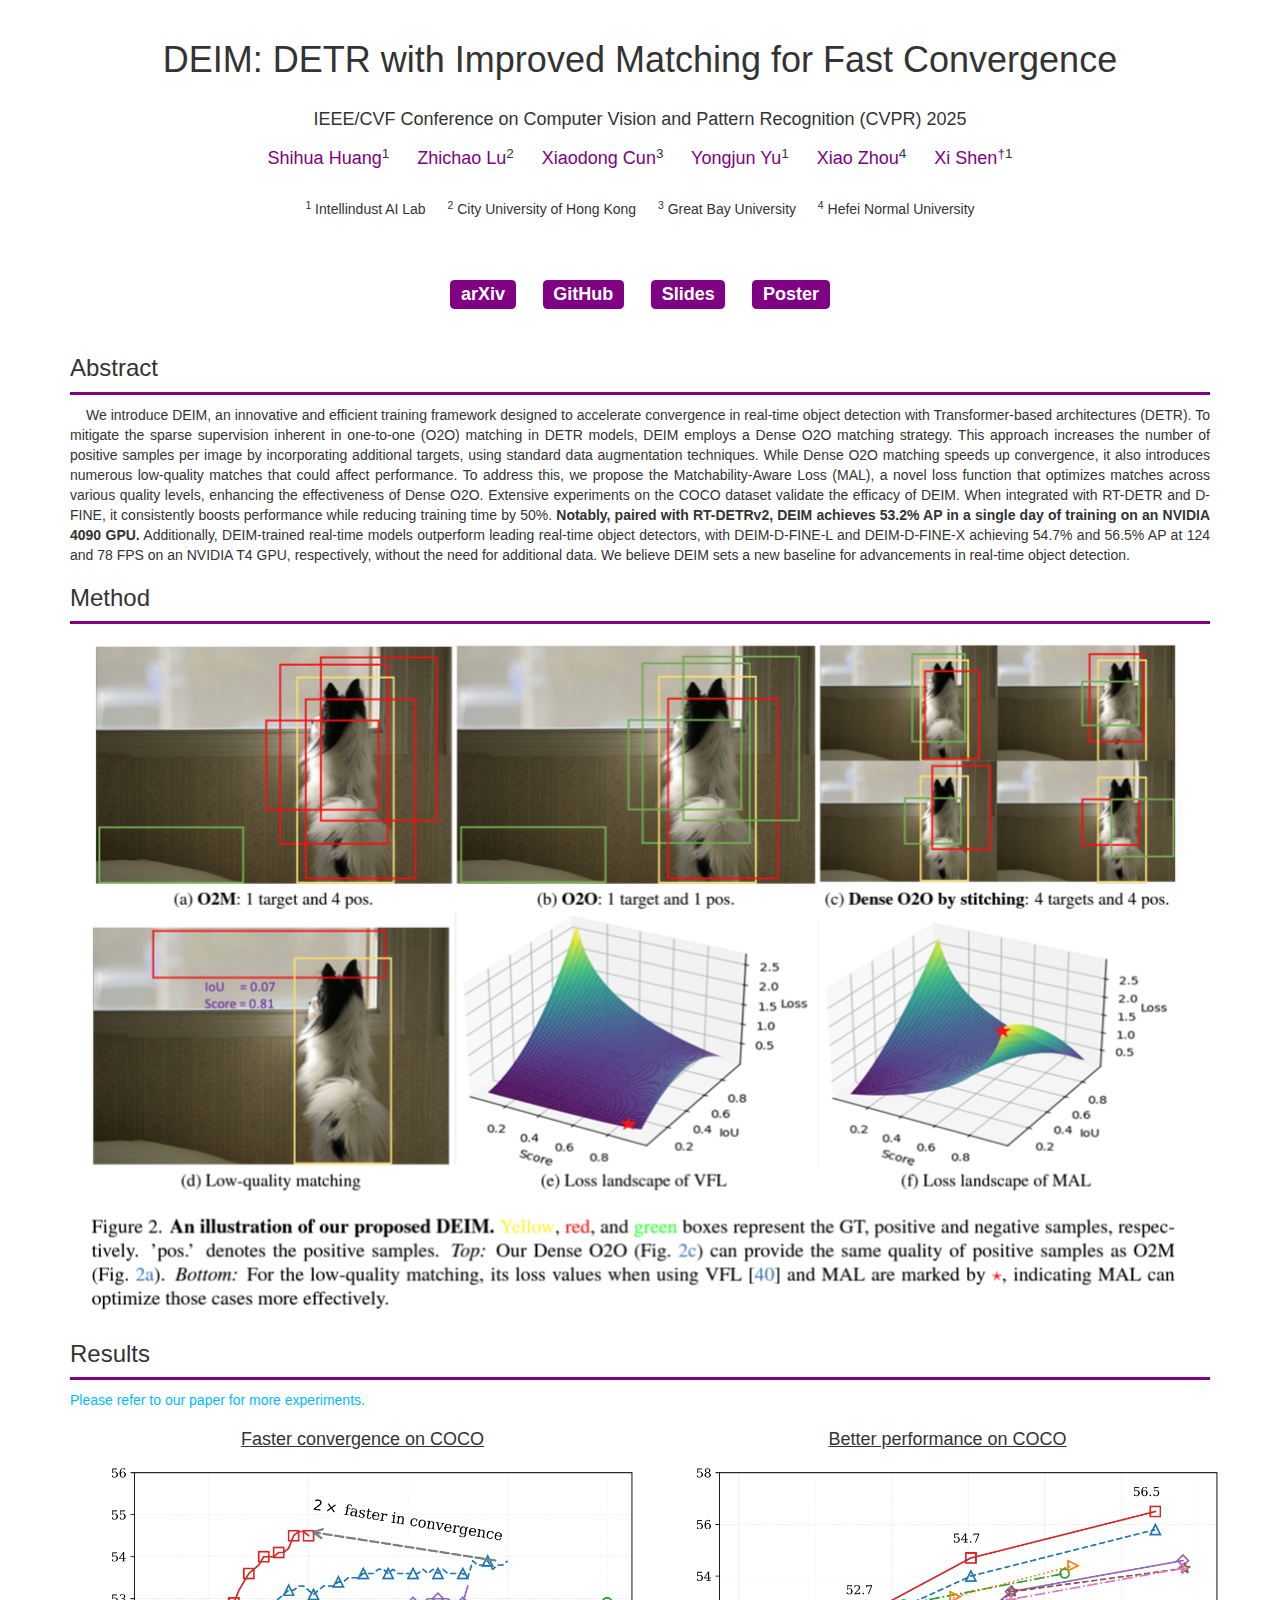
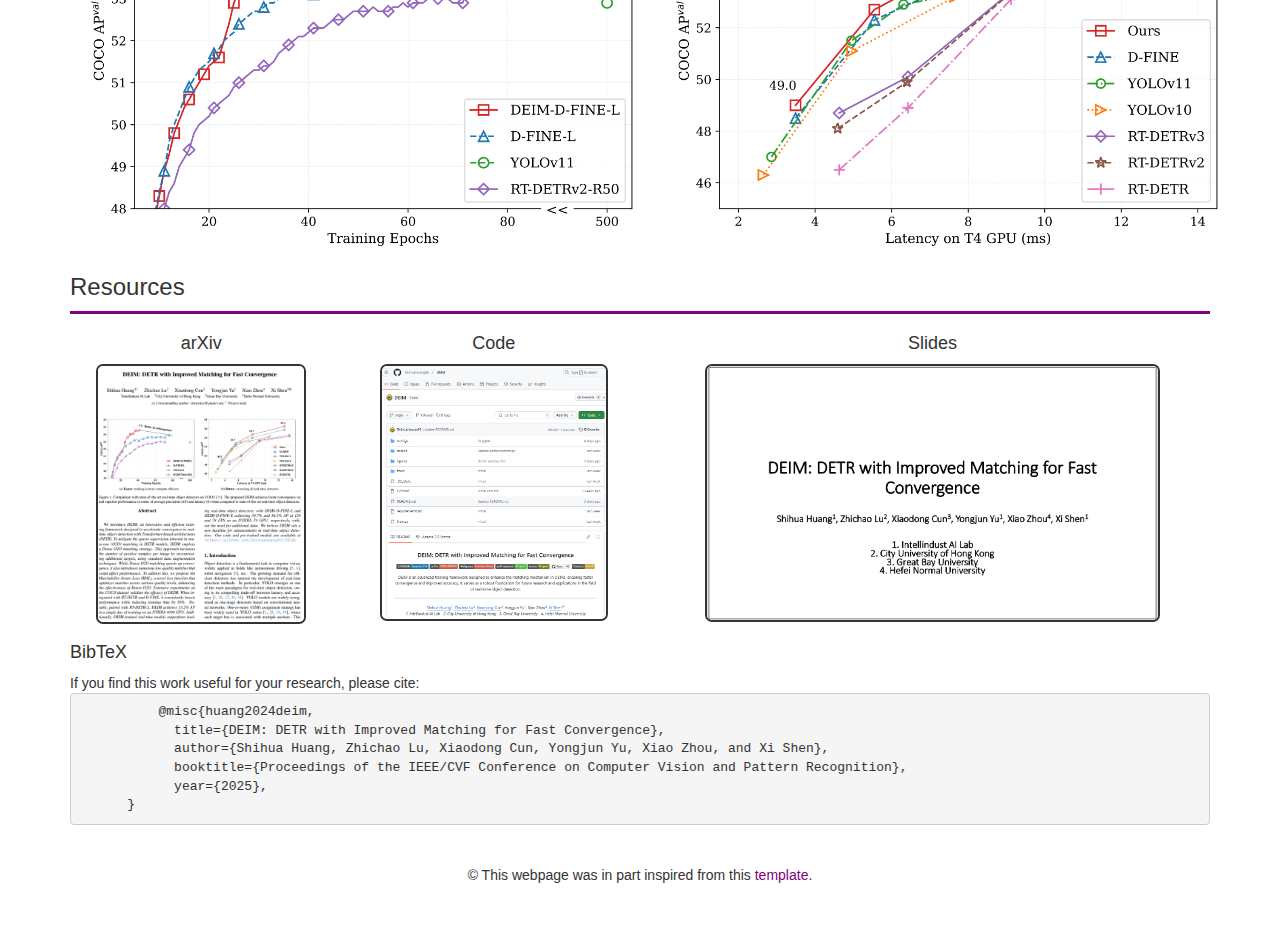
<file: DEIM/index.html>
<!DOCTYPE html>
<html lang="en">
<head>
  <title>DEIM</title>
  <meta name="description" content="DEIM: DETR with Improved Matching for Fast Convergence">
  <meta name="viewport" content="width=device-width, initial-scale=1, user-scalable=yes">
  <meta charset="utf-8">

  <!--Facebook preview-->
  <meta property="og:image" content="https://imagine.enpc.fr/~monniert/DTIClustering/thumbnail.png">
  <meta property="og:image:type" content="image/png">
  <meta property="og:image:width" content="600">
  <meta property="og:image:height" content="400">
  <meta property="og:type" content="website"/>
  <meta property="og:url" content="https://www.shihuahuang.cn/DEIM/"/>
  <meta property="og:title" content="DEIM"/>
  <meta property="og:description" content="Project page for DEIM: DETR with Improved Matching for Fast Convergence."/>

  <!--Twitter preview-->
  <meta name="twitter:card" content="summary_large_image" />
  <meta name="twitter:title" content="DEIM" />
  <meta name="twitter:description" content="Project page for DEIM: DETR with Improved Matching for Fast Convergence."/>
  <meta name="twitter:image" content="https://imagine.enpc.fr/~monniert/DTIClustering/thumbnail_twitter.png">

  <!--Style-->
  <link rel="stylesheet" href="https://maxcdn.bootstrapcdn.com/bootstrap/3.4.1/css/bootstrap.min.css">
  <link rel="stylesheet" href="https://cdnjs.cloudflare.com/ajax/libs/font-awesome/4.7.0/css/font-awesome.min.css">
  <link href="style.css" rel="stylesheet">
  <script src="https://ajax.googleapis.com/ajax/libs/jquery/3.4.1/jquery.min.js"></script>
  <script src="https://maxcdn.bootstrapcdn.com/bootstrap/3.4.1/js/bootstrap.min.js"></script>

</head>
<body>

<div class="container" style="text-align:center; padding:2rem 15px">
  <div class="row" style="text-align:center">
    <h1>DEIM: DETR with Improved Matching for Fast Convergence</h1>
  </div>
  <div class="row" style="text-align:center">
    <h4>IEEE/CVF Conference on Computer Vision and Pattern Recognition (CVPR) 2025
    </h4>
  </div>
  <div class="row" style="text-align:center">
    <div class="col-xs-0 col-md-2"></div>
    <div class="col-xs-12 col-md-8">
      <h4>
        <a href="http://www.shihuahuang.cn/"><nobr>Shihua Huang</nobr></a><sup>1</sup> &emsp;
        <a href="https://scholar.google.com/citations?user=tIFWBcQAAAAJ&hl=en"><nobr>Zhichao Lu<sup></sup></nobr></a><sup>2</sup> &emsp;
        <a href="https://vinthony.github.io/academic/"><nobr>Xiaodong Cun<sup></sup></nobr></a><sup>3</sup> &emsp;
        <a href=""><nobr>Yongjun Yu</nobr></a><sup>1</sup> &emsp;
        <a href=""><nobr>Xiao Zhou</nobr></a><sup>4</sup> &emsp;
        <a href="https://xishen0220.github.io/"><nobr>Xi Shen<sup>&dagger;</sup></nobr></a><sup>1</sup> &emsp;

      </h4>
      <sup>1</sup>  Intellindust AI Lab &emsp;
      <sup>2</sup> City University of Hong Kong &emsp;
      <sup>3</sup> Great Bay University &emsp;
      <sup>4</sup> Hefei Normal University
      
    </div>
  </div>
</div>


<!-- <div style="display: flex; justify-content: center; align-items: center;">
  <h3 style="text-align:center; padding-top:1rem">
    <a class="label label-info" href="https://arxiv.org/abs/2412.04234">arXiv</a>
    <a class="label label-info" href="https://github.com/ShihuaHuang95/DEIM">GitHub</a>
    <a class="label label-info" href="resrc/DEIM-Slides.pdf">Slides</a>
    <a class="label label-info" href="resrc/CVPR2025_DEIM_poster.pdf">Poster</a>
    
  </h3>
</div> -->

<div class="container">
  <div class="row">
    <div class="col-md-12" style="text-align:center; margin-top:20px; margin-bottom:20px;">
      <h3>
        <span class="label label-info"><a href="https://arxiv.org/abs/2412.04234" style="color:white;">arXiv</a></span>
        &nbsp;&nbsp;
        <span class="label label-info"><a href="https://github.com/ShihuaHuang95/DEIM" style="color:white;">GitHub</a></span>
        &nbsp;&nbsp;
        <span class="label label-info"><a href="resrc/DEIM-Slides.pdf" style="color:white;">Slides</a></span>
        &nbsp;&nbsp;
        <span class="label label-info"><a href="resrc/CVPR2025_DEIM_poster.pdf" style="color:white;">Poster</a></span>
      </h3>
    </div>
  </div>
</div>

<div class="container">
  <h3>Abstract</h3>
  <hr/>
  <p>
    &nbsp;&nbsp;&nbsp;&nbsp;We introduce DEIM, an innovative and efficient training framework designed to accelerate convergence in real-time object detection with Transformer-based architectures (DETR). 
    To mitigate the sparse supervision inherent in one-to-one (O2O) matching in DETR models, DEIM employs a Dense O2O matching strategy. This approach increases the number of positive samples per image by incorporating additional targets, using standard data augmentation techniques. 
    While Dense O2O matching speeds up convergence, it also introduces numerous low-quality matches that could affect performance. To address this, we propose the Matchability-Aware Loss (MAL), a novel loss function that optimizes matches across various quality levels, enhancing the effectiveness of Dense O2O. 
    Extensive experiments on the COCO dataset validate the efficacy of DEIM. When integrated with RT-DETR and D-FINE, it consistently boosts performance while reducing training time by 50%. <strong>Notably, paired with RT-DETRv2, DEIM achieves 53.2% AP in a single day of training on an NVIDIA 4090 GPU.</strong> 
    Additionally, DEIM-trained real-time models outperform leading real-time object detectors, with DEIM-D-FINE-L and DEIM-D-FINE-X achieving 54.7% and 56.5% AP at 124 and 78 FPS on an NVIDIA T4 GPU, respectively, without the need for additional data. We believe DEIM sets a new baseline for advancements in real-time object detection.
  </p>

  <h3>Method</h3>
  <hr/>
  <div class="row" style="text-align: center; padding-left:1rem; padding-right:1rem; padding-bottom:1rem;">
    <img src="resrc/DEIM.png" alt="DEIM.jpg" class="text-center" style="width: 120%; max-width: 1100px;">
  </div>

  <h3>Results</h3>
  <hr/>
  <p><font color=#00BBFF>Please refer to our paper for more experiments.</font></p>

  <div class="container">
    <div class="row text-center">
      <div class="col-xs-6">
        <h4><u>Faster convergence on COCO</u></h4>
      </div>
      <div class="col-xs-6">
        <h4><u>Better performance on COCO</u></h4>
      </div>
      
    </div>
    <div class="row text-center">
      <div class="col-xs-6">
        <img src="resrc/teaser_a.png" alt="clothing1m.jpg" class="img-responsive" style="width: 100%; max-width: 900px">
      </div>
      <div class="col-xs-6">
        <img src="resrc/teaser_b.png" alt="clothing1m.jpg" class="img-responsive" style="width: 100%; max-width: 900px">
      </div>
      
    </div>
  </div>





  <h3>Resources</h3>
  <hr/>
  <div class="row" style="text-align: center">
    <div class="col-xs-0 col-lg-0"></div>
    
    <div class="col-xs-3 col-lg-3">
      <h4>arXiv</h4>
      <a href="https://arxiv.org/abs/2412.04234" style="color:inherit;">
        <img src="resrc/arxiv.png" alt="github_repo.jpg" class="text-center"
             style="max-width:80%; border:0.15em solid;border-radius:0.5em;"></a>
    </div>
    <div class="col-xs-3 col-lg-3">
      <h4>Code</h4>
      <a href="https://github.com/ShihuaHuang95/DEIM" style="color:inherit;">
        <img src="resrc/github.png" alt="github_repo.jpg" class="text-center"
             style="max-width:87%; border:0.15em solid;border-radius:0.5em;"></a>
    </div>
    <div class="col-xs-6 col-lg-6">
      <h4>Slides</h4>
      <a href="resrc/DEIM-Slides.pdf" style="color:inherit;">
        <img src="resrc/slides.png" alt="github_repo.jpg" class="text-center"
             style="max-width:82%; border:0.15em solid;border-radius:0.5em;"></a>
    </div>
    <div class="col-xs-0 col-lg-0"></div>
  </div>
    <h4 style="padding-top:0.5em">BibTeX</h4>
    If you find this work useful for your research, please cite:
    <div class="card">
      <div class="card-block">
        <pre class="card-text clickselect">
          @misc{huang2024deim,
            title={DEIM: DETR with Improved Matching for Fast Convergence},
            author={Shihua Huang, Zhichao Lu, Xiaodong Cun, Yongjun Yu, Xiao Zhou, and Xi Shen},
            booktitle={Proceedings of the IEEE/CVF Conference on Computer Vision and Pattern Recognition},
            year={2025},
      }</pre>
      </div>
    </div>

</div>

<div class="container" style="padding-top:3rem; padding-bottom:3rem">
  <p style="text-align:center">
  &#169; This webpage was in part inspired from this
  <a href="https://github.com/monniert/project-webpage">template</a>.
  </p>
</div>

</body>
</html>
</file>
<file: DEIM/style.css>
h1 {
	margin-bottom: 2rem;
}


a {
	color: #800084;
}

a:hover {
  color: #cb5920;
  text-decoration: none;
}

hr {
  margin-top: 1rem;
  margin-bottom: 1rem;
  border: 0;
  border-top: 3px solid #800084;
}

p {
  text-align: justify;
}

td {
  font-size: 5px;
  padding: 2px;
  text-align: center;
}

table {
  border-collapse: collapse;
  margin-bottom: 1.3em;
  width:80%;
}

.current_tab{font-weight: bold;}

.subdued_text{
  color: #999999;
  margin: 0px 1em 1em 0px;
}

.blank{
  height: 2em;
  clear: both;
}

.label-info {
  background-color: #800084;
}

.label-info[href]:hover {
  background-color: #cb5920;
}
</file>
